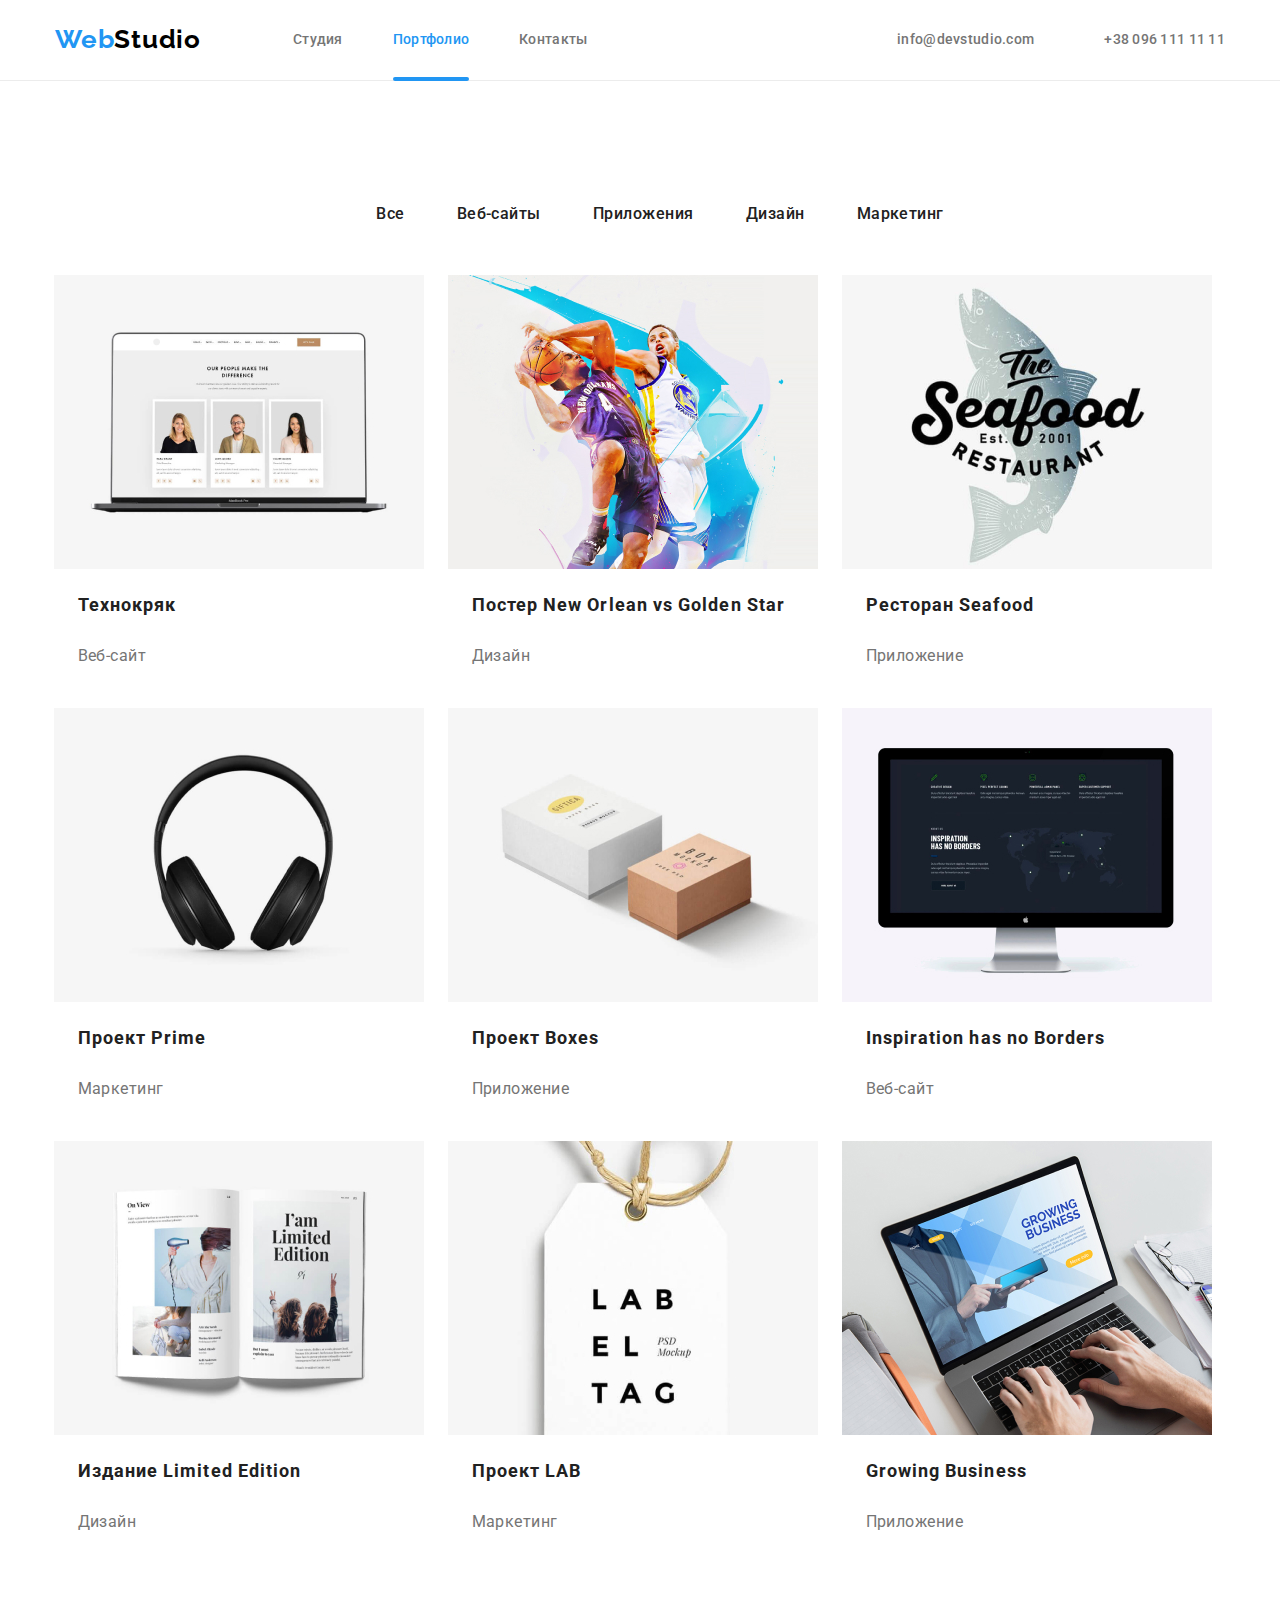
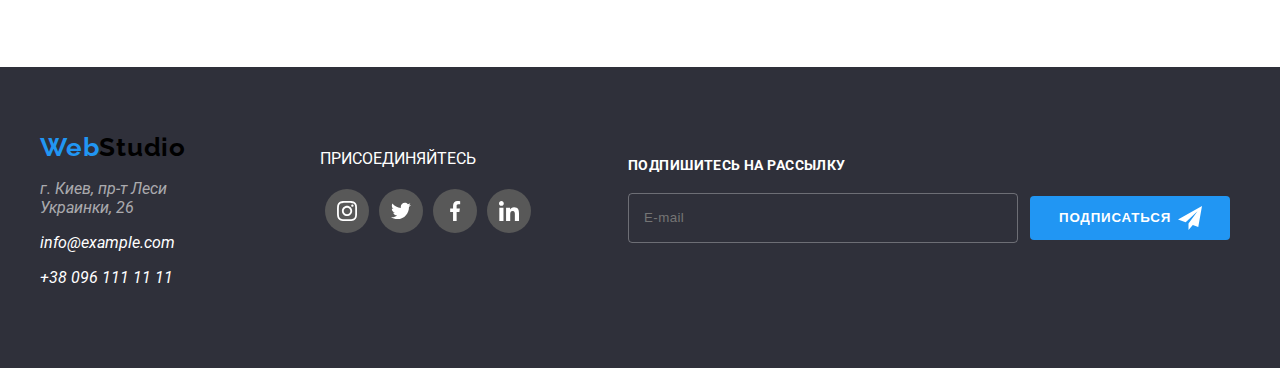
<file: portfolio.html>
<!DOCTYPE html>
<html lang="en">
  <head>
    <meta charset="UTF-8" />
    <meta name="viewport" content="width=device-width, initial-scale=1.0" />
    <title>WebStudio</title>
    <link rel="stylesheet" href="./css/styles.css" />
    <link rel="preconnect" href="https://fonts.gstatic.com" />
    <link
      href="https://fonts.googleapis.com/css2?family=Roboto:wght@700;900&display=swap"
      rel="stylesheet"
    />
    <link rel="preconnect" href="https://fonts.gstatic.com" />
    <link
      href="https://fonts.googleapis.com/css2?family=Raleway:wght@700&display=swap"
      rel="stylesheet"
    />
    <style>
      a {
        color: #212121;
        text-decoration: none;
      }
      a:visited {
        color: #800080;
      }
      a:hover {
        color: #2196f3;
      }
    </style>
  </head>
  <body>
    <header class="page-header">
      <div class="container header">
        <!--Навігація-->
        <nav class="nav">
          <a class="logotype" href="./">
            <span class="logotype-part1">Web</span
            ><span class="logotype-part2">Studio</span>
          </a>

          <ul class="nav-items">
            <li>
              <a class="nav-item" href="./index.html">Студия</a>
            </li>
            <li class="active">
              <a class="nav-item" href="./portfolio.html">Портфолио</a>
            </li>
            <li><a class="nav-item" href="#Contacts">Контакты</a></li>
          </ul>
        </nav>

        <ul class="header-contacts">
          <li lang="en">
            <a class="header-contact" href="mailto:info@devstudio.com">
              <svg class="svg-contact" width="16" height="12">
                <use href="./images/svg/icons.svg#icon-mail-icon"></use>
              </svg>
              info@devstudio.com</a
            >
          </li>
          <li>
            <a class="header-contact" href="tel:+380961111111">
              <svg class="svg-contact" width="10" height="16">
                <use href="./images/svg/icons.svg#icon-phone-icon"></use>
              </svg>
              +38 096 111 11 11</a
            >
          </li>
        </ul>
      </div>
    </header>

    <main>
      <div class="portfolio-container">
        <div class="portfolio">
          <ul class="link-portfolio-menu">
            <li class="link-portfolio-list">Все</li>
            <li class="link-portfolio-list">Веб-сайты</li>
            <li class="link-portfolio-list">Приложения</li>
            <li class="link-portfolio-list">Дизайн</li>
            <li class="link-portfolio-list">Маркетинг</li>
          </ul>

          <div class="portfolio-items">
            <ul class="hr">
              <li class="portfolio-photo">
                <div class="container-portfolio-photo">
                  <img
                    src="./images/portfolio1.jpg"
                    alt="Технокряк"
                    class="image"
                  />
                  <div class="overlay">
                    <div class="text">
                      Технокряк это современная площадка распространения
                      коронавируса. Компании используют эту платформу для
                      цифрового шпионажа и атак на защищённые сервера
                      конкурентов.
                    </div>
                  </div>
                </div>
                <h3 class="portfolio-caption">Технокряк</h3>
                <p class="portfolio-text">Веб-сайт</p>
              </li>
              <li class="portfolio-photo">
                <div class="container-portfolio-photo">
                  <img
                    src="./images/portfolio2.jpg"
                    alt="Постер New Orlean vs Golden Star"
                    class="image"
                  />
                  <div class="overlay">
                    <div class="text">
                      Технокряк это современная площадка распространения
                      коронавируса. Компании используют эту платформу для
                      цифрового шпионажа и атак на защищённые сервера
                      конкурентов.
                    </div>
                  </div>
                </div>
                <h3 class="portfolio-caption">
                  Постер New Orlean vs Golden Star
                </h3>
                <p class="portfolio-text">Дизайн</p>
              </li>
              <li class="portfolio-photo">
                <div class="container-portfolio-photo">
                  <img
                    src="./images/portfolio3.jpg"
                    alt="Ресторан Seafood"
                    class="image"
                  />
                  <div class="overlay">
                    <div class="text">
                      Технокряк это современная площадка распространения
                      коронавируса. Компании используют эту платформу для
                      цифрового шпионажа и атак на защищённые сервера
                      конкурентов.
                    </div>
                  </div>
                </div>
                <h3 class="portfolio-caption">Ресторан Seafood</h3>
                <p class="portfolio-text">Приложение</p>
              </li>
              <li class="portfolio-photo">
                <div class="container-portfolio-photo">
                  <img
                    src="./images/portfolio4.jpg"
                    alt="Проект Prime"
                    class="image"
                  />
                  <div class="overlay">
                    <div class="text">
                      Технокряк это современная площадка распространения
                      коронавируса. Компании используют эту платформу для
                      цифрового шпионажа и атак на защищённые сервера
                      конкурентов.
                    </div>
                  </div>
                </div>
                <h3 class="portfolio-caption">Проект Prime</h3>
                <p class="portfolio-text">Маркетинг</p>
              </li>
              <li class="portfolio-photo">
                <div class="container-portfolio-photo">
                  <img
                    src="./images/portfolio5.jpg"
                    alt="Проект Boxes"
                    class="image"
                  />
                  <div class="overlay">
                    <div class="text">
                      Технокряк это современная площадка распространения
                      коронавируса. Компании используют эту платформу для
                      цифрового шпионажа и атак на защищённые сервера
                      конкурентов.
                    </div>
                  </div>
                </div>
                <h3 class="portfolio-caption">Проект Boxes</h3>
                <p class="portfolio-text">Приложение</p>
              </li>
              <li class="portfolio-photo">
                <div class="container-portfolio-photo">
                  <img
                    src="./images/portfolio6.jpg"
                    alt="Inspiration has no Borders"
                    class="image"
                  />
                  <div class="overlay">
                    <div class="text">
                      Технокряк это современная площадка распространения
                      коронавируса. Компании используют эту платформу для
                      цифрового шпионажа и атак на защищённые сервера
                      конкурентов.
                    </div>
                  </div>
                </div>
                <h3 class="portfolio-caption">Inspiration has no Borders</h3>
                <p class="portfolio-text">Веб-сайт</p>
              </li>
              <li class="portfolio-photo">
                <div class="container-portfolio-photo">
                  <img
                    src="./images/portfolio7.jpg"
                    alt="Издание Limited Edition"
                    class="image"
                  />
                  <div class="overlay">
                    <div class="text">
                      Технокряк это современная площадка распространения
                      коронавируса. Компании используют эту платформу для
                      цифрового шпионажа и атак на защищённые сервера
                      конкурентов.
                    </div>
                  </div>
                </div>
                <h3 class="portfolio-caption">Издание Limited Edition</h3>
                <p class="portfolio-text">Дизайн</p>
              </li>
              <li class="portfolio-photo">
                <div class="container-portfolio-photo">
                  <img
                    src="./images/portfolio8.jpg"
                    alt="Проект LAB"
                    class="image"
                  />
                  <div class="overlay">
                    <div class="text">
                      Технокряк это современная площадка распространения
                      коронавируса. Компании используют эту платформу для
                      цифрового шпионажа и атак на защищённые сервера
                      конкурентов.
                    </div>
                  </div>
                </div>
                <h3 class="portfolio-caption">Проект LAB</h3>
                <p class="portfolio-text">Маркетинг</p>
              </li>
              <li class="portfolio-photo">
                <div class="container-portfolio-photo">
                  <img
                    src="./images/portfolio9.jpg"
                    alt="Growing Business"
                    class="image"
                  />
                  <div class="overlay">
                    <div class="text">
                      Технокряк это современная площадка распространения
                      коронавируса. Компании используют эту платформу для
                      цифрового шпионажа и атак на защищённые сервера
                      конкурентов.
                    </div>
                  </div>
                </div>
                <h3 class="portfolio-caption">Growing Business</h3>
                <p class="portfolio-text">Приложение</p>
              </li>
            </ul>
          </div>
        </div>
      </div>
    </main>

    <footer>
      <div class="main-footer">
        <div class="footer">
          <div id="Contacts" class="thisfooter">
            <a class="logotype" href="./">
              <span class="logotype-part1">Web</span
              ><span class="logotype-part2">Studio</span>
            </a>
            <address class="address-block">
              <p>г. Киев, пр-т Леси Украинки, 26</p>
              <p>
                <a class="link-email-footer" href="info@example.com"
                  >info@example.com</a
                >
              </p>
              <p>
                <a class="link-tel-footer" href="tel:380961111111"
                  >+38 096 111 11 11</a
                >
              </p>
            </address>
          </div>
          <div class="socialfooter">
            <div class="socialfooter-title">ПРИСОЕДИНЯЙТЕСЬ</div>
            <div>
              <ul class="socialfooter-links">
                <li>
                  <button class="social-button-footer">
                    <svg class="button-icon" width="20" height="20">
                      <use href="./images/svg/icons.svg#icon-instagram"></use>
                    </svg>
                  </button>
                </li>
                <li>
                  <button class="social-button-footer">
                    <svg class="button-icon" width="20" height="20">
                      <use href="./images/svg/icons.svg#icon-twitter"></use>
                    </svg>
                  </button>
                </li>
                <li>
                  <button class="social-button-footer">
                    <svg class="button-icon" width="20" height="20">
                      <use href="./images/svg/icons.svg#icon-facebook"></use>
                    </svg>
                  </button>
                </li>
                <li>
                  <button class="social-button-footer">
                    <svg class="button-icon" width="20" height="20">
                      <use href="./images/svg/icons.svg#icon-linkedin"></use>
                    </svg>
                  </button>
                </li>
              </ul>
            </div>
          </div>
          <div class="subscribe-footer">
            <div class="footer-secondary-title">Подпишитесь на рассылку</div>
            <form
              class="subscribe-form"
              name="subscribe-form"
              autocomplete="on"
            >
              <input
                class="subscribe-input"
                id="subscribe"
                type="email"
                name="subscribe"
                placeholder="E-mail"
              />
              <div class="subscribe-button-wrapper">
                <button class="subscribe-button" type="submit">
                  ПОДПИСАТЬСЯ
                </button>
                <svg class="subscribe-svg" width="24" height="24">
                  <use href="./images/svg/icons.svg#icon-send"></use>
                </svg>
              </div>
            </form>
          </div>
        </div>
      </div>
    </footer>
  </body>
</html>
</file>
<file: css/styles.css>
:root {
  --main-text-color: #212121; /* цвет заголовка #212121 */
  --secondary-text-color: #757575; /* основной цвет текста #757575 */
  --main-background-color: #e5e5e5; /* основной цвет фона #E5E5E5 */
  --secondary-background-color: #2f303a; /* дополнительный цвет фона #2F303A */

  --active-link-color: #2196f3; /* цвет активной ссылки #2196F3 */
  --passive-link-color: #757575; /* цвет пассивной ссылки #757575 */
  --passive-link-color-footer: rgba(255, 255, 255, 0.6);
  --logo-main-color: #2196f3; /* лого цвет основной #2196F3 */
  --black-color: #000000; /* черный цвет #000000 */
  --white-color: #ffffff; /* белый цвет #FFFFFF */
  --light-grey-color: #f5f4fa; /* светло-серый цвет #F5F4FA */
  --border-color: #ececec; /* цвет границы #ECECEC */
  --banner-color: #2f303a; /* цвет фона за героем #2F303A */
  --border-color-outline: #eee; /* цвет границы #EEEEEE */
  --grey-color: #afb1b8; /*серый цвет #AFB1B8 */
  --passive-background-color: #afb1b8; /*цвет кнопки неактивный #AFB1B8 */
  --social-passive-footer-color: #fff; /*цвет кнопки социальной сети в футере неактивный #FFFFFF */
  --social-active-color: #fff; /*цвет кнопки социальной сети активный #FFFFFF */
  --social-bg-active-color: #2196f3; /*цвет фона социальной сети активный #2196F3 */
  --social-background-main-color: #fff; /*цвет фона социальной сети неактивный #FFFFFF */
  --social-background-footer-color: rgba(255, 255, 255, 0.1);
  --blue-color: #2196f3;

  --standart-15px: 15px;
  --standart-30px: 30px;
  --standart-50px: 50px;
  --standart-94px: 94px;
}

.focus {
  outline: none;
}

body {
  font-family: "Roboto", sans-serif;
  font-style: normal;
  margin: 0;
}

/* ------------------ */
.header .container {
  color: #ffffff;
}

.container {
  width: 1200px;
  padding: 0 15px;
  margin: 0 auto;
  box-sizing: border-box;
  display: flex;
}

.logo-text {
  font-family: Raleway, sans-serif;
  font-size: 26px;
  font-weight: 700;
  line-height: 1.2;
  letter-spacing: 0.03em;
  color: var(--logo-main-color);
  text-decoration: none;
}

.top-logo-subtext {
  color: var(--black-color);
}

.bottom-logo-subtext {
  color: var(--white-text-color-1);
}

.page-header {
  position: sticky;
  top: 0;
  background-color: white;
  width: 100%;
  z-index: 1;
  border-bottom: 1px solid #ececec;
}

.header {
  display: flex;
  align-items: center;
  min-height: 80px;
  margin: auto;
  padding: 0 15px;
}

.logotype {
  padding-top: 24px;
  padding-bottom: 25px;
  font-family: Raleway, sans-serif;
  width: 145px;
  height: 31px;
  font-family: Raleway;
  font-style: normal;
  font-weight: 700;
  line-height: 1.2;
  font-size: 26px;
  line-height: 31px;
  letter-spacing: 0.03em;
  text-decoration: none;
}

.logotype-part1 {
  color: #2196f3;
}

.logotype-part2 {
  color: #000000;
}

.nav > .logotype {
  margin-right: 93px;
  padding: 13px 0;
}

.nav,
.nav-items,
.header-contacts {
  display: flex;
  align-items: center;
  padding: 0;
  margin: 0;
  list-style-type: none;
  color: #757575;
}

.nav-items li:not(:last-child),
.header-contacts li:not(:last-child) {
  margin-right: 50px;
}

.nav-item {
  color: var(--black-text-color);
  display: inline-block;
  text-decoration: none;
  font-weight: 500;
  font-size: 14px;
  line-height: 1.14;
  letter-spacing: 0.02em;
  padding: 32px 0;
  transition: color 250ms cubic-bezier(0.4, 0, 0.2, 1);
}

.header-contact {
  font-weight: 500;
  font-size: 14px;
  line-height: 1.14;
  letter-spacing: 0.02em;
  text-decoration: none;
  color: var(--grey-text-color);
  padding: 32px 0;
  display: flex;
  align-items: center;
  transition: color 250ms cubic-bezier(0.4, 0, 0.2, 1);
}

.svg-contact {
  margin-right: 10px;
  fill: currentColor;
}

.header-contacts {
  margin-left: auto;
}

.active > a::after {
  content: "";
  position: absolute;
  bottom: -1px;
  left: 0;
  display: block;
  text-decoration: underline;
  height: 4px;
  width: 100%;
  background-color: var(--blue-color);
  border-radius: 2px;
}

li.active > a {
  position: relative;
  color: var(--blue-color);
}

.header-contact:hover,
.header-contact:focus,
.nav-item:hover,
.nav-item:focus {
  color: var(--blue-color);
}

/*-------------------*/

.hero {
  text-align: center;
  min-height: 600px;
  max-width: 1600px;
  background-color: rgba(196, 196, 196, 1);
  background-image: linear-gradient(
      to right,
      rgba(47, 48, 58, 0.4),
      rgba(47, 48, 58, 0.4)
    ),
    url(../images/background-hero.jpg);
  background-position: center;
  background-repeat: no-repeat;
  background-size: cover;
}

.hero-title-container {
  width: 696px;
  margin-left: auto;
  margin-right: auto;
  padding: 0 1px;
}

.hero-title {
  position: absolute;
  padding-top: 200px;
  padding-bottom: 200px;
  width: 696px;
  height: 120px;
  top: 50%;
  left: 50%;
  transform: translate(-50%, -50%);
  font-weight: 900;
  font-size: 44px;
  line-height: 60px;
  text-align: center;
  letter-spacing: 0.06em;
  text-transform: uppercase;
  color: #ffffff;
}

.button-title {
  position: absolute;
  margin-top: 40px;
  width: 200px;
  height: 50px;
  top: 65%;
  left: 50%;
  font-weight: bold;
  font-size: 16px;
  line-height: 30px;
  transform: translate(-50%, -50%);
  color: #ffffff;
  background: #2196f3;
  box-shadow: 0px 4px 4px rgba(0, 0, 0, 0.15);
  border-radius: 4px;
}

.section-studio {
  display: block;
}

.features {
  padding-top: 94px;
  padding-bottom: 94px;
  font-size: small;
  list-style-type: none;
  display: flex;
  justify-content: space-between;
}

.features li {
  width: 270px;
}

.features li:not(:last-child) {
  margin-right: 30px;
}

.features-names {
  padding-bottom: 10px;
  height: 16px;
  left: 515px;
  top: 774px;
  font-family: Roboto;
  font-style: normal;
  font-weight: bold;
  font-size: 14px;
  line-height: 16px;
  letter-spacing: 0.03em;
  text-transform: uppercase;
  color: #212121;
}

.features-text {
  height: 75px;
  left: 515px;
  top: 800px;
  font-family: Roboto;
  font-style: normal;
  font-weight: normal;
  font-size: 14px;
  line-height: 24px;
  letter-spacing: 0.03em;
  color: #757575;
}

.features-icon {
  padding-left: 100px;
  padding-right: 100px;
  padding-bottom: 30px;
  width: 70px;
  height: 70px;
  cursor: pointer;
  fill: currentColor;
  justify-content: center;
}

.ourworking {
  padding-top: 100px;
  padding-bottom: 50px;
  align-content: center;
  font-size: small;
  list-style-type: none;
  display: flex;
  justify-content: center;
}

.ourworking-card {
  margin: 0 15px;
}

.ourworking-card-container {
  position: relative;
}

.ourworking-desription {
  position: absolute;
  bottom: 3px;
  padding-top: 27px;
  padding-bottom: 27px;
  left: 0px;
  right: 0px;
  background-color: black;
  color: white;
  padding-left: 20px;
  padding-right: 20px;
  color: #ffffff;
  font-style: normal;
  font-weight: bold;
  font-size: 14px;
  line-height: 16px;
  text-align: center;
  letter-spacing: 0.03em;
  text-transform: uppercase;
  background: rgba(47, 48, 58, 0.8);
}

.working-command-section {
  padding: 0 15px;
  margin: 20px auto;
  display: flex;
  justify-content: center;
}

.ourcommand {
  padding-top: 100px;
  padding-bottom: 50px;
  margin: 15px;
  align-content: center;
  text-align: center;
  font-size: small;
  list-style-type: none;
  display: flex;
  justify-content: center;
}

.ourcommand-card {
  margin: 0 15px;
  box-shadow: 0 0 10px rgba(0, 0, 0, 1);
  border-radius: 4px;
}

.working-command-title {
  position: absolute;
  align-content: center;
  color: #212121;
  left: 50%;
  transform: translate(-50%, 0);
  font-family: Roboto;
  font-style: normal;
  font-size: 36px;
  line-height: 18.75px;
  text-align: center;
  letter-spacing: 0.03em;
}

.ourcommand-names {
  padding-top: 30px;
  align-content: center;
  color: #212121;
  font-family: Roboto;
  font-style: normal;
  font-size: 16px;
  line-height: 18.75px;
  text-align: center;
  letter-spacing: 0.03em;
}

.working-command-list {
  padding-left: 30px;
  padding-top: 50px;
  padding-bottom: 24px;
}

.ourcommand-profi {
  color: #757575;
}

/* Постійні клієнти */
.clients-section {
  padding-top: 94px;
  display: block;
}

.clients-title {
  display: block;
  font-weight: bold;
  font-size: 36px;
  line-height: 1.167;
  letter-spacing: 0.03em;
}

.clients-set {
  padding-top: 100px;
  padding-bottom: 100px;
  margin: 0;
  list-style: none;
  display: flex;
  flex-wrap: wrap;
  justify-content: space-between;
}

.clients-item {
  margin-top: 50px;
  background: #ffffff;
  border: 1px solid #afb1b8;
  box-sizing: border-box;
  border-radius: 4px;
  max-width: 210px;
  min-width: 170px;
  cursor: pointer;
  fill: currentColor;
  height: 90px;
  display: flex;
  justify-content: center;
  align-items: center;
  color: #afb1b8;
  transition: color 250ms cubic-bezier(0.4, 0, 0.2, 1),
    border 250ms cubic-bezier(0.4, 0, 0.2, 1);
}

.clients-item:not(:last-child) {
  margin-right: 15px;
}

.clients-item:hover {
  color: var(--active-link-color);
  border: 1px solid var(--active-link-color);
}

.clients-icon {
  fill: currentColor;
  padding: 0 12px;
}

.img-size {
  width: 100%;
}

.link-study {
  padding-left: 30px;
  padding-top: 5px;
  font-family: Roboto;
  font-style: normal;
  font-weight: 500;
  font-size: 14px;
  line-height: 16px;
  letter-spacing: 0.02em;
  color: rgba(21, 21, 21, 0.6);
  text-decoration: none;
}

.link-portfolio {
  padding-left: 20px;
  padding-top: 5px;
  font-family: Roboto;
  font-style: normal;
  font-weight: 500;
  font-size: 14px;
  line-height: 16px;
  letter-spacing: 0.02em;
  color: rgba(21, 21, 21, 0.6);
  text-decoration: none;
}

.link-contacts {
  padding-left: 20px;
  padding-top: 5px;
  font-family: Roboto;
  font-style: normal;
  font-weight: 500;
  font-size: 14px;
  line-height: 16px;
  letter-spacing: 0.02em;
  color: rgba(21, 21, 21, 0.6);
  text-decoration: none;
}

.link-email {
  padding-left: 100px;
  padding-top: 5px;
  text-decoration: none;
  color: rgba(21, 21, 21, 0.6);
}

.link-tel {
  padding-left: 30px;
  padding-top: 5px;
  text-decoration: none;
  color: rgba(21, 21, 21, 0.6);
}

.thisfooter {
  background-color: #2f303a;
  padding-top: 60px;
  padding-bottom: 60px;
  color: #ffffff;
}

.address-block {
  color: rgba(255, 255, 255, 0.6);
}

.link-email-footer {
  padding-top: 5px;
  text-decoration: none;
  color: #ffffff;
}

.link-tel-footer {
  padding-top: 5px;
  text-decoration: none;
  color: #ffffff;
}

.portfolio {
  padding-top: 94px;
  padding-bottom: 94px;
  /*margin-left: 10%;
  margin-right: 10%;*/
  align-self: center;
}

.link-portfolio-menu {
  background: transparent;
  color: var(--main-text-color);
  font-size: small;
  align-self: auto;
  text-align: center;
  list-style-type: none;
  display: flex;
  font-style: normal;
  font-weight: 500;
  font-size: 16px;
  line-height: 1.625;
  border-radius: 4px;
  letter-spacing: 0.03em;
  justify-content: center;
}

.link-portfolio-list {
  padding-left: 22px;
  padding-right: 22px;
  padding-top: 6px;
  padding-bottom: 6px;
  margin: 4px;
}

.link-portfolio-list:hover {
  color: var(--white-color);
  background: var(--active-link-color);
  box-shadow: 0px 3px 1px rgba(0, 0, 0, 0.1), 0px 1px 2px rgba(0, 0, 0, 0.08),
    0px 2px 2px rgba(0, 0, 0, 0.12);
}

.portfolio-photo {
  top: 262px;
  display: inline-table;
  margin-top: 15px;
  margin-right: 15px;
  padding: 3px;
  flex-basis: auto;
}

.portfolio-photo:hover {
  box-shadow: 0 0 10px rgba(0, 0, 0, 1);
}

.portfolio-caption {
  padding-left: 24px;
  font-family: Roboto;
  font-style: normal;
  font-weight: bold;
  font-size: 18px;
  line-height: 36px;
  letter-spacing: 0.06em;
  color: #212121;
  text-align: start;
}

.portfolio-text {
  padding-left: 24px;
  font-family: Roboto;
  font-style: normal;
  font-weight: normal;
  font-size: 16px;
  line-height: 30px;
  letter-spacing: 0.03em;
  color: #757575;
  text-align: start;
}

.portfolio-items {
  text-align: center;
  align-self: center;
  font-size: small;
}

.portfolio-container {
  max-width: 1200px;
  padding-left: 15px;
  padding-right: 15px;
  margin-left: auto;
  margin-right: auto;
}

.hr {
  padding: 4px;
  flex-wrap: wrap;
}

.socialnetworks-links {
  padding-left: 32px;
  padding-right: 32px;
  padding-top: 16px;
  padding-bottom: 30px;
  list-style-type: none;
  display: flex;
  justify-content: space-between;
}

.socialnetworks-item {
  margin: 0 5px;
}

.socialnetworks-item:hover {
  color: var(--blue-color);
}

.socialfooter {
  background-color: #2f303a;
  padding-top: 72px;
  padding-bottom: 100px;
  color: #ffffff;
  margin: 10px;
}

.socialfooter-links {
  padding-left: 70px;
  list-style-type: none;
  display: flex;
  margin-top: 16px;
  justify-content: space-between;
}

.socialfooter-links li {
  margin: 5px;
}

.socialfooter-title {
  padding-left: 70px;
  color: #ffffff;
}

.footer {
  background-color: #2f303a;
  display: flex;
  align-items: center;
  width: 1200px;
  min-height: 80px;
  margin: auto;
  padding: 0 15px;
}

.main-footer {
  background-color: #2f303a;
  position: sticky;
  top: 0;
  width: 100%;
  z-index: 1;
  border-bottom: 1px solid var(--white-back-color);
}

.container-portfolio-photo {
  position: relative;
  width: 100%;
  overflow: hidden;
}

.image {
  display: block;
  width: 100%;
  height: 100%;
}

.overlay {
  position: absolute;
  top: 100%;
  left: 0;
  height: 100%;
  width: 100%;
  opacity: 0;
  transition: top 0.3s;
  transition: 0.75s ease;
  background: rgba(33, 150, 243, 0.8);
}

.container-portfolio-photo:hover .overlay {
  opacity: 1;
  top: 0;
}

.text {
  position: absolute;
  padding-left: 22px;
  padding-right: 22px;
  padding-top: 63px;
  padding-bottom: 63px;
  text-align: left;
  font-style: normal;
  font-weight: normal;
  font-size: 18px;
  line-height: 28px;
  letter-spacing: 0.03em;
  color: #ffffff;
}

.team-members-li:not(:last-child) {
  margin-right: 30px;
}

.team-members-li {
  border-radius: 0px 0px 4px 4px;
  width: 270px;
  margin: 0 15px;
  box-shadow: 0 0 10px rgba(0, 0, 0, 1);
}

.member-img-thumb img {
  display: block;
  max-width: 100%;
}

.team-member-name {
  font-weight: 500;
  font-size: 16px;
  line-height: 1.19;
  letter-spacing: 0.03em;
  color: #212121;
  margin: 0;
  margin-bottom: 10px;
  text-align: center;
}

.team-member-position {
  font-weight: normal;
  font-size: 16px;
  line-height: 1.19;
  letter-spacing: 0.03em;
  color: #757575;
  text-align: center;
  margin: 0;
  margin-bottom: 16px;
}

.member-info {
  padding: 10px 10px;
}

.social {
  padding-left: 32px;
  padding-right: 32px;
  padding-top: 16px;
  padding-bottom: 30px;
  list-style-type: none;
  display: inline-flex;
  justify-content: space-between;
}

.social li {
  margin: 5px;
}

.social li:not(:last-child) {
  margin-right: 0px;
}

.social-button {
  color: var(--passive-background-color);
  background: var(--social-background-main-color);
}

.social-button-footer {
  color: #ffffff;
  background: rgb(88, 88, 88);
}

.social-button,
.social-button-footer {
  padding: 0;
  border: 0;
  width: 44px;
  height: 44px;
  border-radius: 50%;
  cursor: pointer;
  align-items: flex-start;
  display: inline-block;
  text-align: center;
  transition: color 250ms cubic-bezier(0.4, 0, 0.2, 1),
    background 250ms cubic-bezier(0.4, 0, 0.2, 1);
}

.social-button:hover,
.social-button-footer:hover {
  color: var(--social-active-color);
  background: var(--social-bg-active-color);
}

.button-icon {
  width: 20px;
  height: 20px;
  fill: currentColor;
  text-align: center;
  margin: 12px;
}

.footer-secondary-title {
  display: block;
  font-style: normal;
  font-weight: bold;
  font-size: 14px;
  line-height: 16px;
  letter-spacing: 0.03em;
  text-transform: uppercase;
  color: var(--white-text-color-1);
  margin: 0;
  margin-bottom: 20px;
}

.subscribe-form {
  display: flex;
  align-items: baseline;
}

.subscribe-input {
  width: 358px;
  padding: 14px 15px;
  margin-right: 12px;
  background-color: inherit;
  outline: none;
  border: 1px solid rgba(255, 255, 255, 0.3);
  border-radius: 4px;
  line-height: 20px;
  letter-spacing: 0.03em;
  color: var(--white-text-color-1);
  transition: border-color 250ms cubic-bezier(0.4, 0, 0.2, 1);
}

.subscribe-input:hover,
.subscribe-input:focus {
  border-color: rgba(33, 150, 243, 1);
}

.subscribe-button {
  font-weight: bold;
  line-height: 1.875;
  letter-spacing: 0.06em;
  color: var(--white-text-color-1);
  background-color: var(--blue-color);
  border: none;
  border-radius: 4px;
  padding: 10px 28px 10px 29px;
  width: 200px;
  text-align: start;
  transition: background-color 250ms cubic-bezier(0.4, 0, 0.2, 1);
}

.subscribe-button:hover,
.subscribe-button:focus {
  cursor: pointer;
}

.subscribe-button-wrapper {
  position: relative;
  margin: 0;
}

.subscribe-svg {
  position: absolute;
  top: 50%;
  right: 28px;
  transform: translateY(-50%);
}

.subscribe-footer {
  background-color: #2f303a;
  padding-left: 72px;
  padding-top: 64px;
  padding-bottom: 100px;
  color: #ffffff;
  margin: 10px;
}

.footer-secondary-title {
  /*padding-left: 15px;*/
  color: #ffffff;
}

.backdrop {
  position: fixed;
  top: 0;
  left: 0;
  width: 100%;
  height: 100%;
  background-color: rgba(0, 0, 0, 0.2);
  opacity: 1;
  transition: opacity 250ms cubic-bezier(0.4, 0, 0.2, 1);
  z-index: 2;
}

.backdrop.is-hidden {
  opacity: 0;
  pointer-events: none;
  /* visibility: hidden; */
}

.backdrop.is-hidden .modal {
  transform: translate(-50%, -50%) scale(2);
}

.modal {
  position: absolute;
  top: 50%;
  left: 50%;
  transform: translate(-50%, -50%) scale(1);
  /*min-width: 528px;
  min-height: 581px;*/
  padding: 40px;
  background: #ffffff;
  transition: transform 250ms cubic-bezier(0.4, 0, 0.2, 1);
  border-radius: 4px;
}

.button-close-modal {
  height: 11px;
  width: 11px;
  margin-top: 17px;
  margin-right: 17px;
  margin-left: 490px;
  border: 1px;
}

.modal-close {
  position: absolute;
  top: 8px;
  right: 8px;
  display: flex;
  padding: 5px;
  border: 1px solid rgba(0, 0, 0, 0.1);
  border-radius: 50%;
  cursor: pointer;
  background-color: inherit;
  transition: fill 250ms cubic-bezier(0.4, 0, 0.2, 1);
}

.modal-close:hover,
.modal-close:focus {
  fill: var(--blue-color);
}

.modal-title {
  font-style: normal;
  font-size: 20px;
  line-height: 23px;
  letter-spacing: 0.03em;
  margin: 0;
  margin-bottom: 12px;
  color: var(--black-text-color);
}

.name-wrapper,
.phone-wrapper,
.mail-wrapper,
.comment-wrapper {
  display: flex;
  flex-direction: column;
}

.name-wrapper,
.phone-wrapper,
.mail-wrapper {
  margin-bottom: 10px;
}

.modal-form label {
  font-style: normal;
  font-weight: normal;
  font-size: 12px;
  line-height: 1.166;
  letter-spacing: 0.01em;
  color: rgba(117, 117, 117, 1);
  margin-bottom: 4px;
}

.input-wrapper {
  position: relative;
}

.input-wrapper input {
  width: 448px;
  padding: 12px 12px 12px 42px;
  border: 1px solid rgba(33, 33, 33, 0.2);
  border-radius: 4px;
  font-size: 12px;
  line-height: 1.333;
  transition: border-color 250ms cubic-bezier(0.4, 0, 0.2, 1);
}

.input-wrapper svg {
  position: absolute;
  top: 50%;
  width: auto;
  left: 12px;
  transform: translateY(-50%);
  fill: currentColor;
  transition: fill 250ms cubic-bezier(0.4, 0, 0.2, 1);
}

.input-wrapper input:hover,
.input-wrapper input:focus {
  border-color: var(--blue-color);
}

.input-wrapper input:hover + svg,
.input-wrapper input:focus + svg {
  fill: var(--blue-color);
}

.comment-wrapper textarea {
  resize: none;
  /*width: 100%;*/
  height: 120px;
  border: 0.5px solid rgba(33, 33, 33, 0.2);
  border-radius: 4px;
  margin-bottom: 20px;
  padding: 12px 16px;
  transition: border-color 250ms cubic-bezier(0.4, 0, 0.2, 1),
    color 250ms cubic-bezier(0.4, 0, 0.2, 1);
}

.comment-wrapper textarea:hover,
.comment-wrapper textarea:focus {
  border-color: var(--blue-color);
}

.comment-wrapper textarea:hover::placeholder,
.comment-wrapper textarea:focus::placeholder {
  color: var(--blue-color);
}

.modal-send-button {
  margin-top: 30px;
  font-weight: bold;
  font-size: 16px;
  line-height: 1.875;
  border: none;
  border-radius: 4px;
  letter-spacing: 0.06em;
  margin-left: auto;
  margin-right: auto;
  padding: 10px 55px 10px;
  min-width: 200px;
  display: flex;
  justify-content: center;
  background-color: var(--blue-color);
  color: var(--white-color);
  box-shadow: 0px 4px 4px rgba(0, 0, 0, 0.15);
  transition: background-color 250ms cubic-bezier(0.4, 0, 0.2, 1);
}

.checkbox-wrapper {
  margin: 0 11px 30px 12px;
}

.checkbox-svg {
  cursor: pointer;
  fill: none;
  opacity: 0.3;
  margin-right: 0.38px;
  transition: fill 250ms cubic-bezier(0.4, 0, 0.2, 1),
    opacity 250ms cubic-bezier(0.4, 0, 0.2, 1);
}

.checkbox-label:hover .checkbox-svg,
.checkbox:focus + .checkbox-svg {
  opacity: 1;
}

.checkbox:checked + .checkbox-svg {
  border: none;
  fill: var(--blue-color);
  opacity: 1;
}

.checkbox-wrapper .checkbox-label {
  display: flex;
  align-items: center;
  margin: 0;
  font-size: 14px;
  line-height: 1.714;
  letter-spacing: 0.03em;
  color: var(--grey-color);
  cursor: pointer;
}

.checkbox-label a {
  color: var(--blue-color);
  opacity: 0.7;
  margin-left: 5px;
  transition: opacity 250ms cubic-bezier(0.4, 0, 0.2, 1);
}

.checkbox-label a:focus,
.checkbox-label a:hover {
  opacity: 1;
}

.checkbox-label:hover a {
  opacity: 1;
}
</file>
